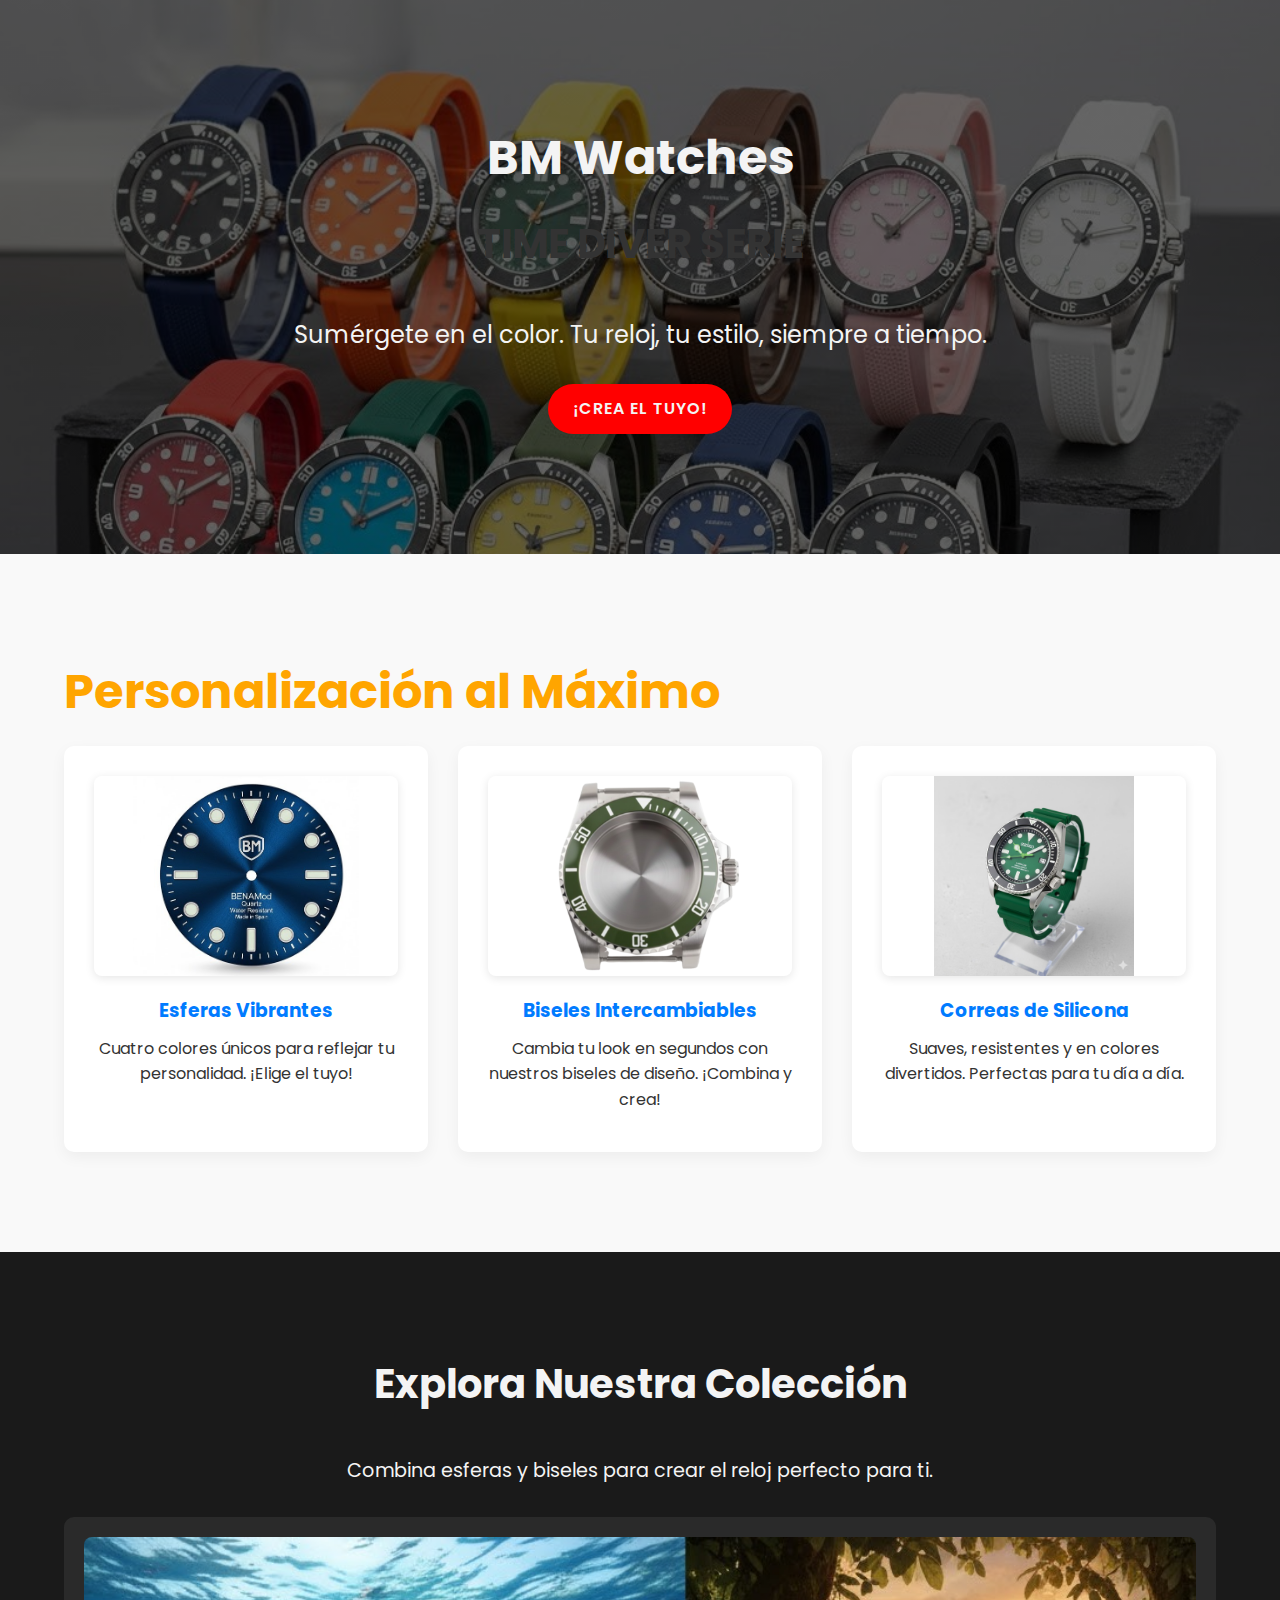
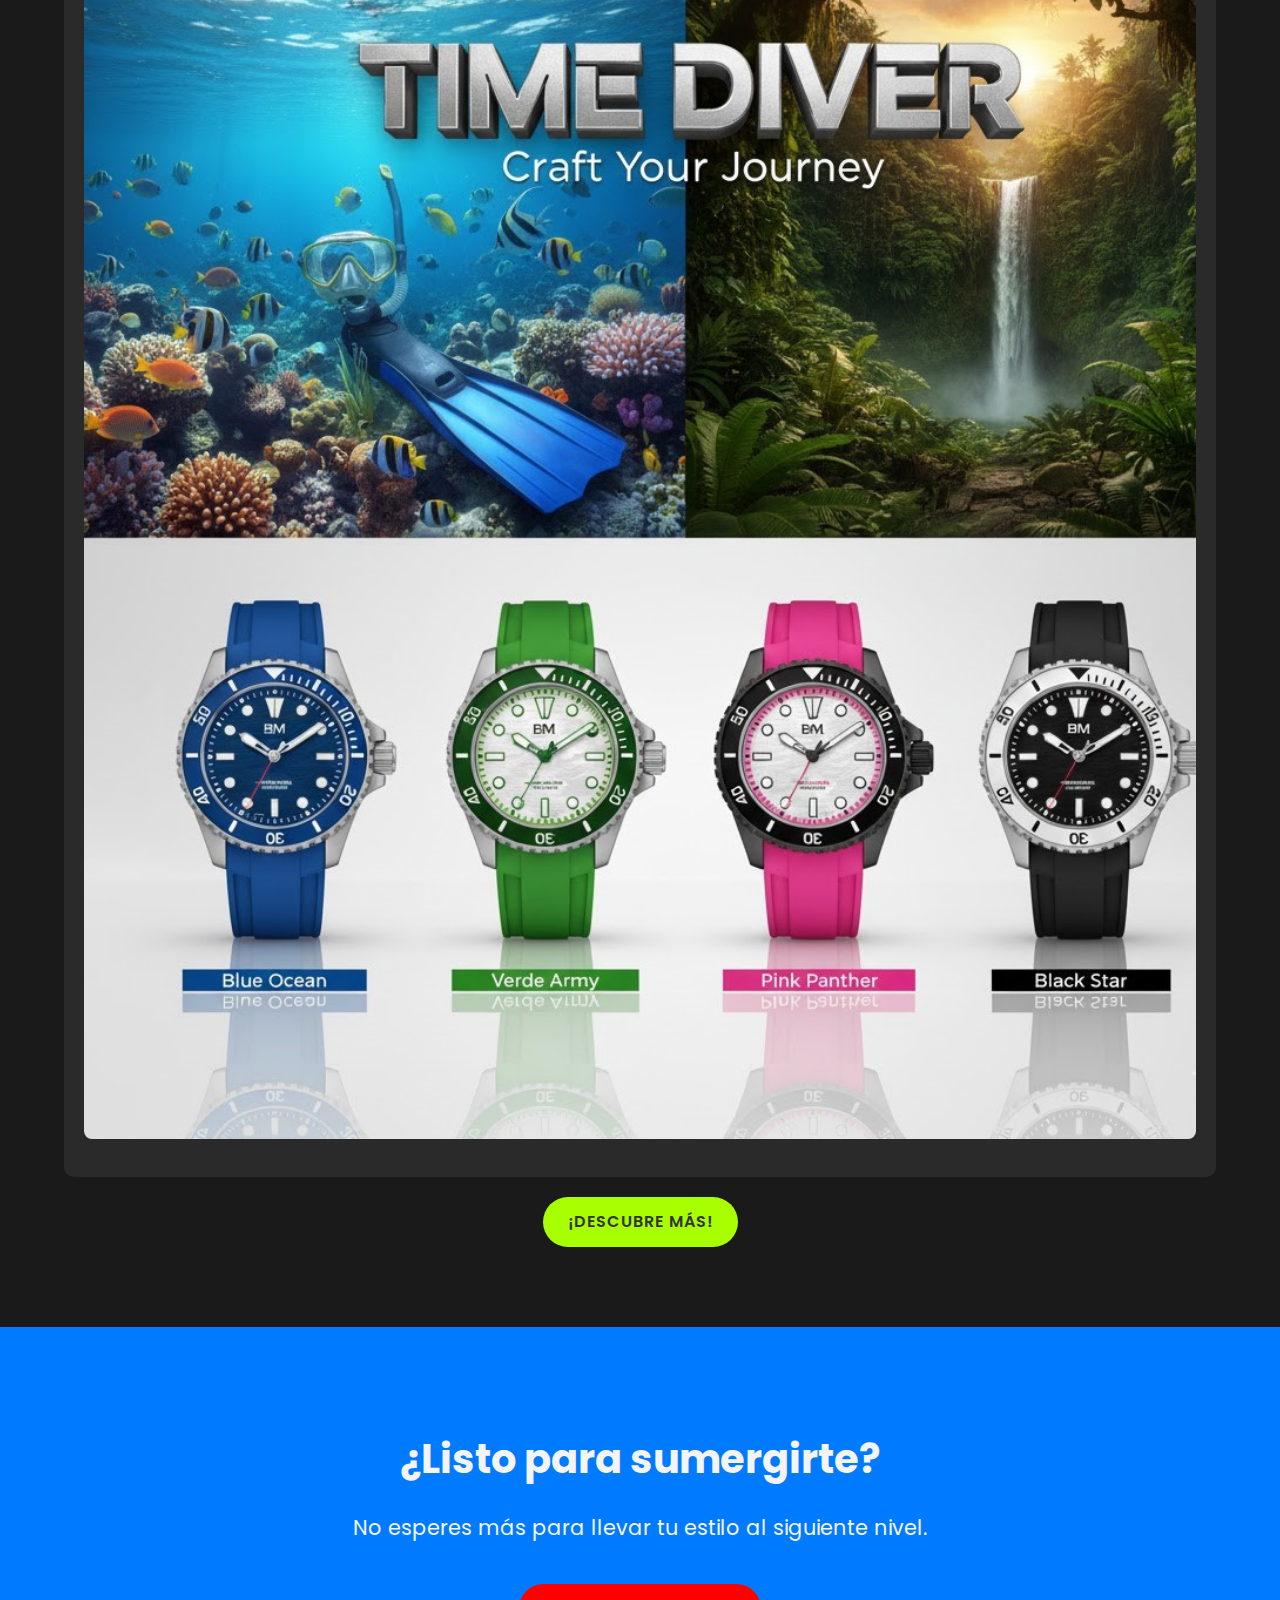
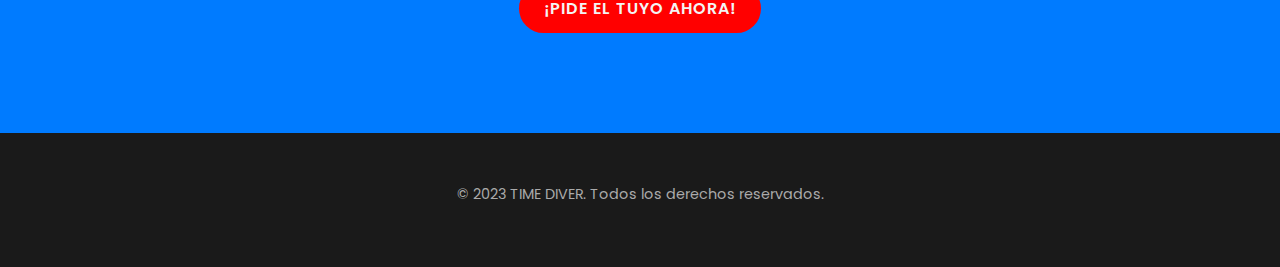
<file: index.html>
<!DOCTYPE html>
<html lang="es">
<head>
    <meta charset="UTF-8">
    <meta name="viewport" content="width=device-width, initial-scale=1.0">
    <title>TIME DIVER - Tu Reloj, Tu Estilo</title>
    <link rel="stylesheet" href="style.css">
    <link href="https://fonts.googleapis.com/css2?family=Poppins:wght@400;600;700&display=swap" rel="stylesheet">
</head>
<body>
    <header class="hero">
        <div class="container">
            <h1>BM Watches</h1>
            <h2>TIME DIVER SERIE</h2>
            <p>Sumérgete en el color. Tu reloj, tu estilo, siempre a tiempo.</p>
            <a href="crear.html" class="btn">¡Crea el Tuyo!</a>
        </div>
    </header>

    <section id="features" class="features">
        <div class="container">
            <h1 style="color: orange;">Personalización al Máximo</h1>
            <div class="feature-grid">
                
                <div class="feature-item" id="esferas-item">
                    <div class="image-slider" id="esferas-slider">
                        </div>
                    <h3>Esferas Vibrantes</h3>
                    <p>Cuatro colores únicos para reflejar tu personalidad. ¡Elige el tuyo!</p>
                </div>
                
                <div class="feature-item" id="biseles-item">
                    <div class="image-slider" id="biseles-slider">
                        </div>
                    <h3>Biseles Intercambiables</h3>
                    <p>Cambia tu look en segundos con nuestros biseles de diseño. ¡Combina y crea!</p>
                </div>
                
                <div class="feature-item" id="correas-item">
                    <div class="image-slider" id="correas-slider">
                        </div>
                    <h3>Correas de Silicona</h3>
                    <p>Suaves, resistentes y en colores divertidos. Perfectas para tu día a día.</p>
                </div>
                
            </div>
        </div>
    </section>
    
    <script src="slider.js"></script>

    <section id="explore" class="explore">
        <div class="container">
            <h2>Explora Nuestra Colección</h2>
            <p class="subtitle">Combina esferas y biseles para crear el reloj perfecto para ti.</p>
            <div class="color-card blue">
                <img src="images/collection.jpg" alt="diver collection" class="collection-watch">
                
            </div>

                           
            </div>
            <a href="descubrir.html" class="btn secondary-btn">¡Descubre Más!</a>
        </div>
    </section>

    <section id="cta" class="cta">
        <div class="container">
            <h2>¿Listo para sumergirte?</h2>
            <p>No esperes más para llevar tu estilo al siguiente nivel.</p>
            <a href="#" class="btn">¡Pide el Tuyo Ahora!</a>
        </div>
    </section>

    <footer>
        <div class="container">
            <p>&copy; 2023 TIME DIVER. Todos los derechos reservados.</p>
        </div>
    </footer>
</body>
</html>
</file>
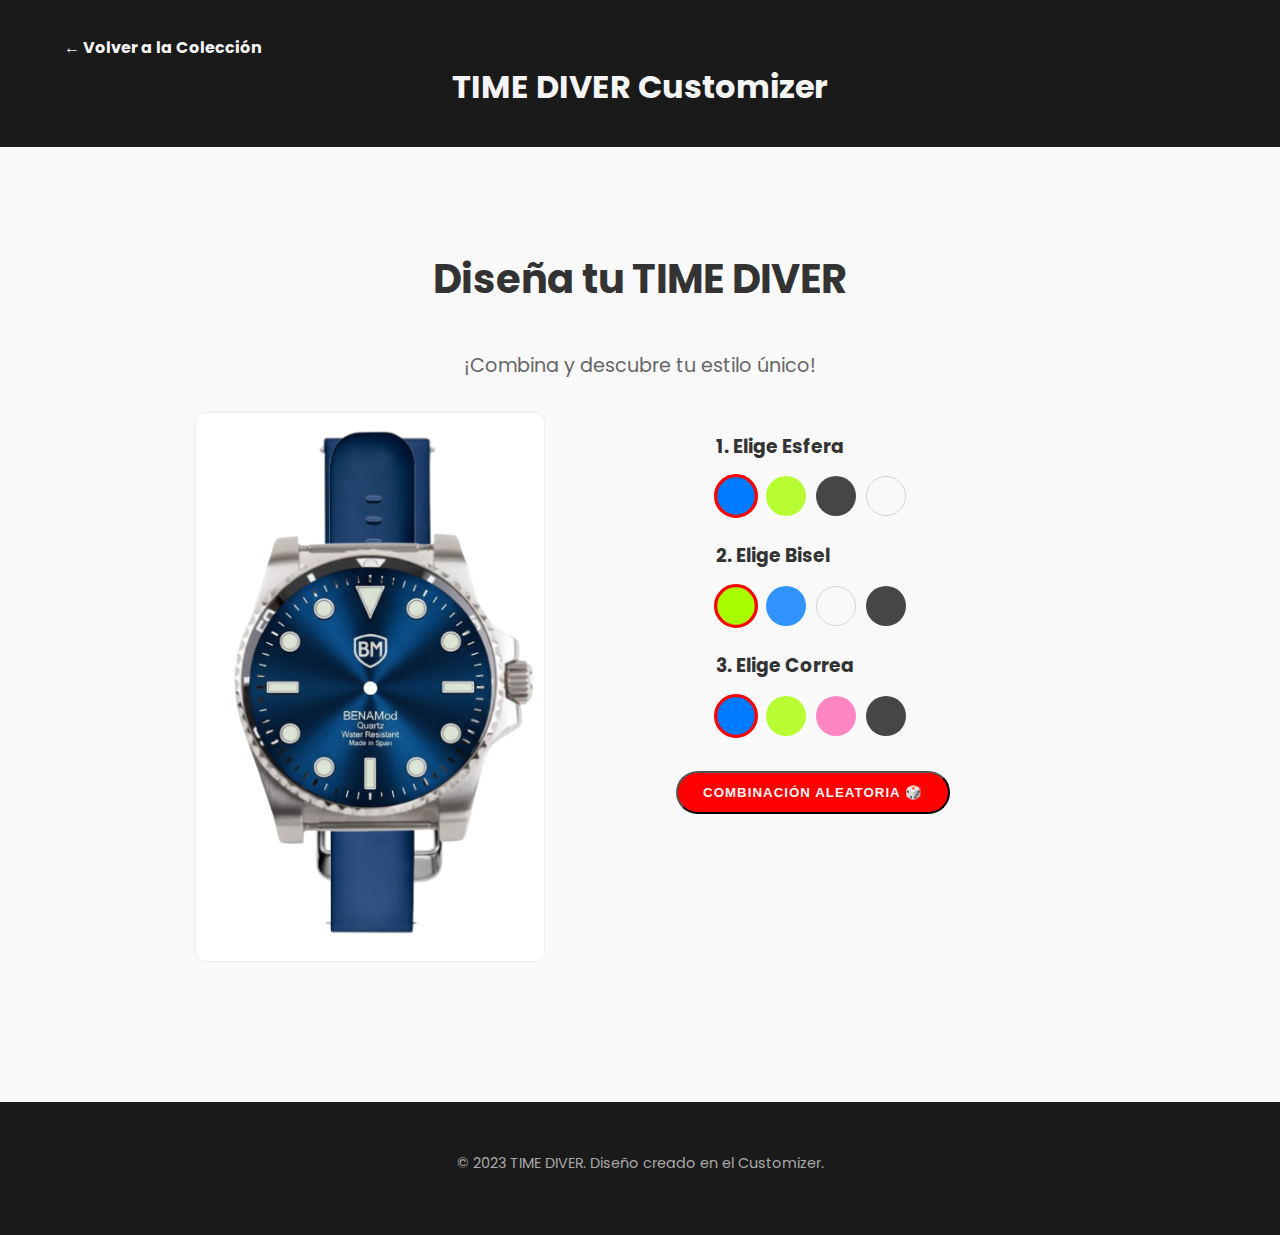
<file: crear.html>
<!DOCTYPE html>
<html lang="es">
<head>
    <meta charset="UTF-8">
    <meta name="viewport" content="width=device-width, initial-scale=1.0">
    <title>TIME DIVER - Diseña tu Reloj</title>
    <link rel="stylesheet" href="style.css"> 
    <link href="https://fonts.googleapis.com/css2?family=Poppins:wght@400;600;700&display=swap" rel="stylesheet">
</head>
<body>
    
    <header style="background-color: var(--bg-dark); padding: 15px 0;">
        <div class="container">
            <a href="index.html" style="color: var(--text-light); text-decoration: none; font-weight: 700;">&larr; Volver a la Colección</a>
            <h1 style="color: var(--text-light); font-size: 2em; margin: 0; text-align: center;">TIME DIVER Customizer</h1>
        </div>
    </header>

    <section id="customizer" class="customizer">
        <div class="container">
            <h2>Diseña tu TIME DIVER</h2>
            <p class="subtitle">¡Combina y descubre tu estilo único!</p>

            <div class="customizer-layout">
                
                <div class="watch-viewer">
                    
                    <img id="strap-display-2" src="images/correa2azul.png" alt="Correa Inferior" class="watch-component strap-bottom">
                    
                    <img id="strap-display-1" src="images/correa1azul.png" alt="Correa Superior" class="watch-component strap-top">
                    
                    <img id="bezel-display" src="images/biselnegro.png" alt="Bisel" class="watch-component bezel">
                    
                    <img id="dial-display" src="images/dialazul.png" alt="Esfera" class="watch-component dial dial-azul">
                </div>

                <div class="watch-controls">
                    
                    <h3>1. Elige Esfera</h3>
                    <div class="selector-group" data-component="dial">
                        <button data-file="dialazul.png" class="selector-btn blue-bg active"></button>
                        <button data-file="dialverde.png" class="selector-btn green-bg"></button>
                        <button data-file="dialnegro.png" class="selector-btn black-bg"></button>
                        <button data-file="dialblanco.png" class="selector-btn white-bg"></button>
                    </div>
                    
                    <h3>2. Elige Bisel</h3>
                    <div class="selector-group" data-component="bezel">
                        <button data-file="biselverde.png" class="selector-btn green-bg active"></button>
                        <button data-file="biselazul.png" class="selector-btn blue-bg"></button>
                        <button data-file="biselblanco.png" class="selector-btn white-bg"></button>
                        <button data-file="biselnegro.png" class="selector-btn black-bg"></button>
                    </div>

                    <h3>3. Elige Correa</h3>
                    <div class="selector-group" data-component="strap">
                        <button data-file="azul" class="selector-btn blue-bg active"></button>
                        <button data-file="verde" class="selector-btn green-bg"></button>
                        <button data-file="rosa" class="selector-btn pink-bg"></button>
                        <button data-file="negro" class="selector-btn black-bg"></button>
                    </div>
                    <div> 
                        <button id="random-btn" class="btn mt-3" style="margin-top: 10px; margin-left: -40px;"> 
                            Combinación Aleatoria 🎲
                        </button>
                    </div>
                    
                   
                </div>
            </div>
        </div>
    </section>

    <footer>
        <div class="container">
            <p>&copy; 2023 TIME DIVER. Diseño creado en el Customizer.</p>
        </div>
    </footer>
    
    <script src="customizer.js"></script>
</body>
</html>
</file>
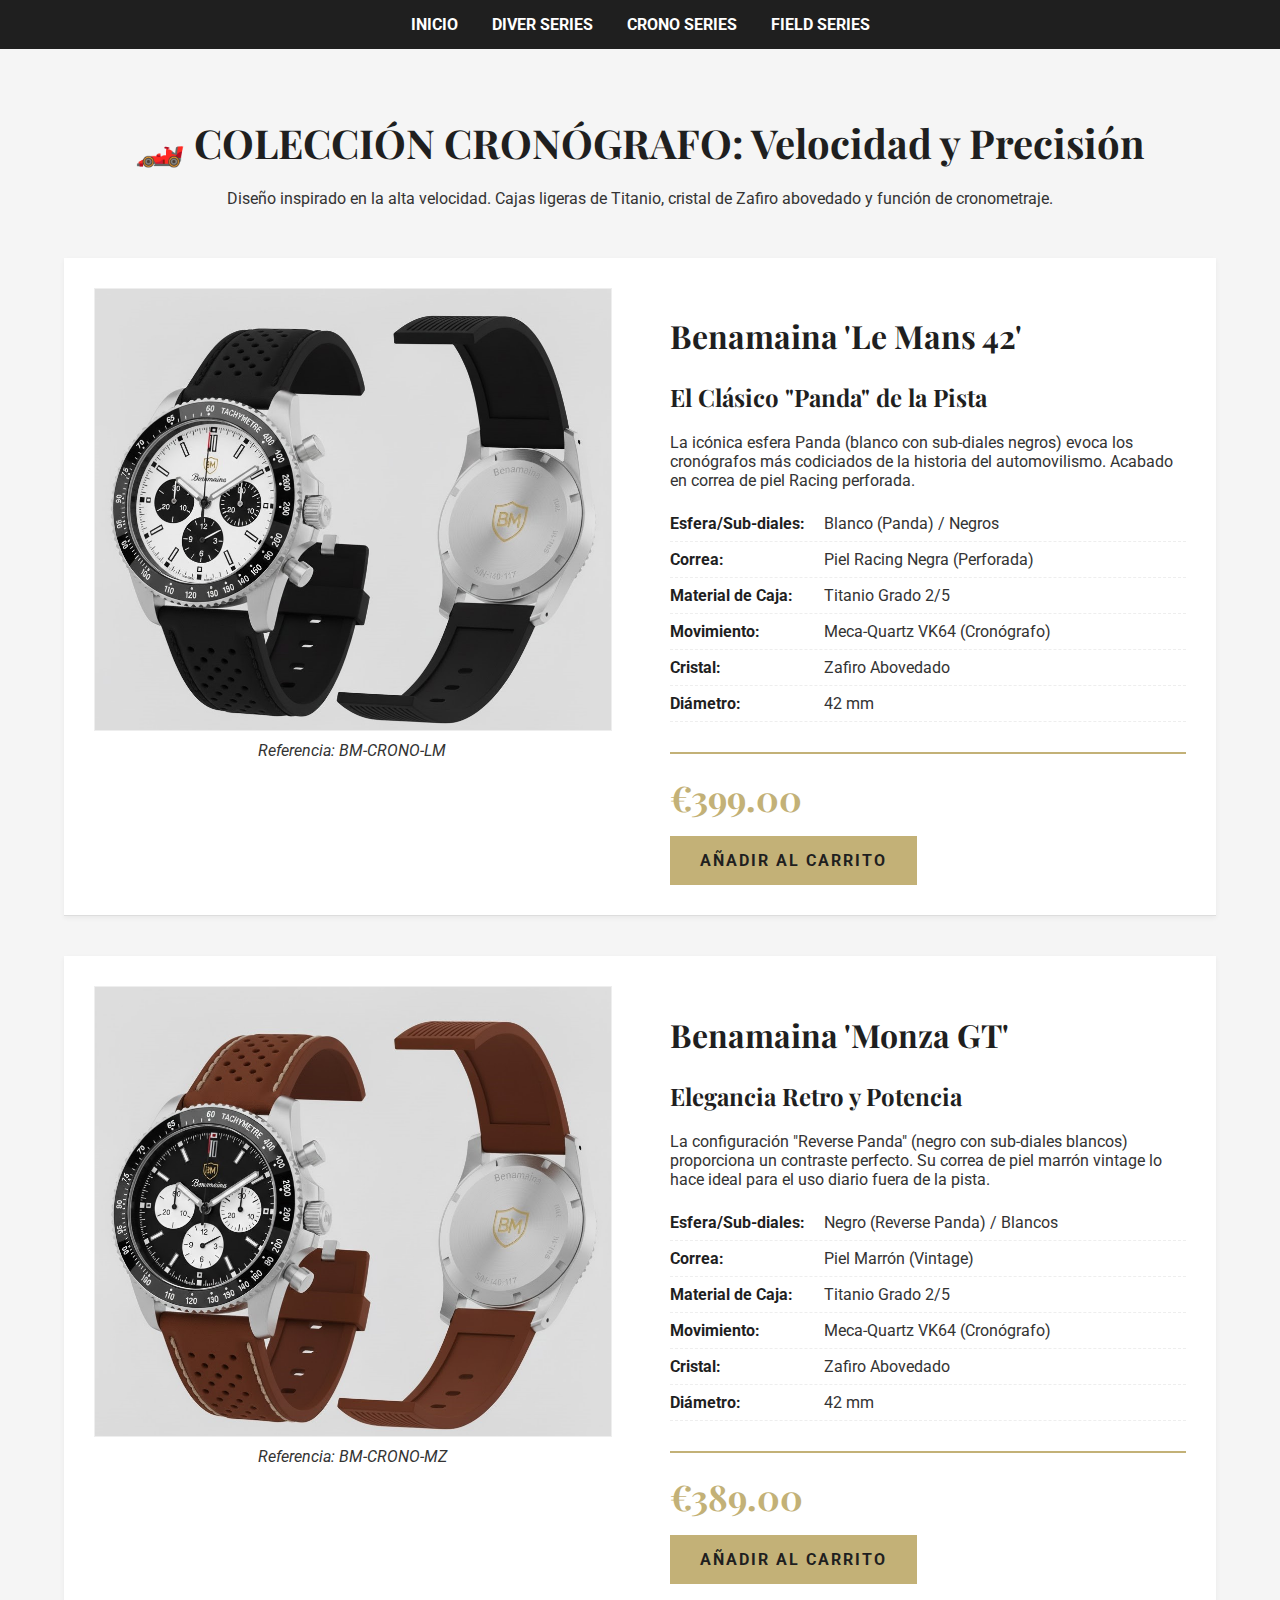
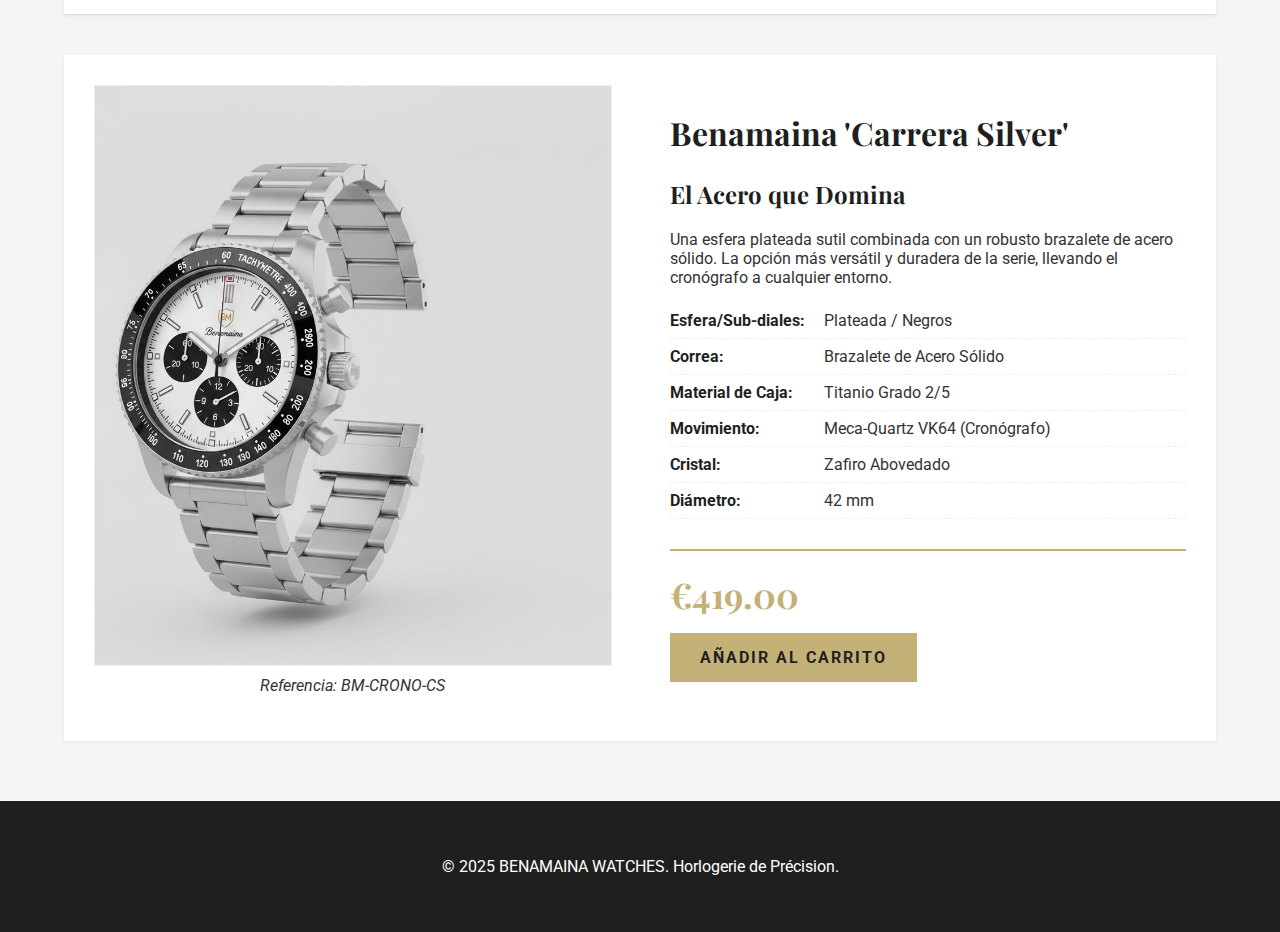
<file: crono.html>
<!DOCTYPE html>
<html lang="es">
<head>
    <meta charset="UTF-8">
    <meta name="viewport" content="width=device-width, initial-scale=1.0">
    <title>Benamaina Crono Series - Colección Completa</title>
    <link href="https://fonts.googleapis.com/css2?family=Playfair+Display:wght@700&family=Roboto:wght@300;400;700&display=swap" rel="stylesheet">
    <style>
        /* ------------------------------------- */
        /* CSS BÁSICO Y TIPOGRAFÍA (Reutilizado de diver.html) */
        /* ------------------------------------- */
        :root {
            --color-principal: #1f1f1f; 
            --color-secundario: #C3B177; 
            --color-fondo: #f5f5f5;
            --color-texto: #333333;
        }

        body {
            font-family: 'Roboto', sans-serif;
            color: var(--color-texto);
            margin: 0;
            padding: 0;
            background-color: var(--color-fondo);
        }

        .container {
            width: 90%;
            max-width: 1200px;
            margin: 0 auto;
        }

        h1, h2, h3 {
            font-family: 'Playfair Display', serif;
            color: var(--color-principal);
            margin-bottom: 20px;
        }

        h1 { font-size: 2.5em; text-align: center; padding-top: 40px;}
        h2 { font-size: 2em; }
        h3 { font-size: 1.5em; }

        /* ------------------------------------- */
        /* ENCABEZADO Y NAVEGACIÓN */
        /* ------------------------------------- */
        .header-nav {
            background-color: var(--color-principal);
            color: white;
            padding: 15px 0;
            text-align: center;
        }
        .header-nav a {
            color: white;
            text-decoration: none;
            margin: 0 15px;
            font-weight: bold;
        }
        .header-nav a:hover {
            color: var(--color-secundario);
        }

        /* ------------------------------------- */
        /* LAYOUT DE PRODUCTO (MODEL-CARD) */
        /* ------------------------------------- */
        .model-card {
            display: flex;
            align-items: flex-start;
            gap: 40px;
            padding: 60px 0;
            margin-bottom: 40px;
            border-bottom: 1px solid #ddd;
            background-color: white;
            box-shadow: 0 2px 5px rgba(0,0,0,0.05);
            padding: 30px;
        }

        .model-card:last-child {
            border-bottom: none;
            margin-bottom: 0;
        }

        /* Diseño de imagen a la izquierda (50%) */
        .model-image {
            flex-basis: 50%;
            text-align: center;
        }

        .model-image img {
            max-width: 100%;
            height: auto;
            display: block;
            border: 1px solid #eee;
        }

        /* Diseño de detalles a la derecha (50%) */
        .model-details {
            flex-basis: 50%;
            padding-left: 20px;
        }

        .specs-list {
            list-style: none;
            padding: 0;
        }

        .specs-list li {
            padding: 8px 0;
            border-bottom: 1px dashed #eee;
        }

        .specs-list strong {
            color: var(--color-principal);
            display: inline-block;
            width: 150px;
        }

        /* Precio y botón de compra */
        .price-buy-section {
            margin-top: 30px;
            border-top: 2px solid var(--color-secundario);
            padding-top: 20px;
        }

        .price {
            font-family: 'Playfair Display', serif;
            font-size: 2.2em;
            color: var(--color-secundario);
            font-weight: 700;
            margin-bottom: 15px;
        }

        .cta-button {
            display: inline-block;
            background-color: var(--color-secundario);
            color: var(--color-principal);
            padding: 15px 30px;
            text-decoration: none;
            font-weight: bold;
            letter-spacing: 2px;
            transition: background-color 0.3s;
            text-transform: uppercase;
        }

        .cta-button:hover {
            background-color: #D6C298;
        }
        
        /* Adaptabilidad */
        @media (max-width: 768px) {
            .model-card {
                flex-direction: column;
                align-items: center;
            }
            .model-details {
                padding-left: 0;
            }
            .specs-list strong {
                width: 120px;
            }
        }
    </style>
</head>
<body>

    <div class="header-nav">
        <div class="container">
            <a href="index.html">INICIO</a>
            <a href="diver.html">DIVER SERIES</a>
            <a href="#">CRONO SERIES</a>
            <a href="field.html">FIELD SERIES</a>
        </div>
    </div>

    <div class="container">
        <h1>🏎️ COLECCIÓN CRONÓGRAFO: Velocidad y Precisión</h1>
        <p style="text-align: center; margin-bottom: 50px;">Diseño inspirado en la alta velocidad. Cajas ligeras de Titanio, cristal de Zafiro abovedado y función de cronometraje.</p>

        <section class="model-card">
            <div class="model-image">
                <img src="images/Le_Mans_42.jpg" alt="Benamaina Le Mans 42 Chronograph Watch">
                <p style="margin-top: 10px; font-style: italic;">Referencia: BM-CRONO-LM</p>
            </div>
            <div class="model-details">
                <h2>Benamaina 'Le Mans 42'</h2>
                <h3>El Clásico "Panda" de la Pista</h3>
                <p>La icónica esfera Panda (blanco con sub-diales negros) evoca los cronógrafos más codiciados de la historia del automovilismo. Acabado en correa de piel Racing perforada.</p>
                
                <ul class="specs-list">
                    <li><strong>Esfera/Sub-diales:</strong> Blanco (Panda) / Negros</li>
                    <li><strong>Correa:</strong> Piel Racing Negra (Perforada)</li>
                    <li><strong>Material de Caja:</strong> Titanio Grado 2/5</li>
                    <li><strong>Movimiento:</strong> Meca-Quartz VK64 (Cronógrafo)</li>
                    <li><strong>Cristal:</strong> Zafiro Abovedado</li>
                    <li><strong>Diámetro:</strong> 42 mm</li>
                </ul>

                <div class="price-buy-section">
                    <div class="price">€399.00</div>
                    <a href="#" class="cta-button">AÑADIR AL CARRITO</a>
                </div>
            </div>
        </section>

        <section class="model-card">
            <div class="model-image">
                <img src="images/Monza_GT.jpg" alt="Benamaina Monza GT Chronograph Watch">
                <p style="margin-top: 10px; font-style: italic;">Referencia: BM-CRONO-MZ</p>
            </div>
            <div class="model-details">
                <h2>Benamaina 'Monza GT'</h2>
                <h3>Elegancia Retro y Potencia</h3>
                <p>La configuración "Reverse Panda" (negro con sub-diales blancos) proporciona un contraste perfecto. Su correa de piel marrón vintage lo hace ideal para el uso diario fuera de la pista.</p>
                
                <ul class="specs-list">
                    <li><strong>Esfera/Sub-diales:</strong> Negro (Reverse Panda) / Blancos</li>
                    <li><strong>Correa:</strong> Piel Marrón (Vintage)</li>
                    <li><strong>Material de Caja:</strong> Titanio Grado 2/5</li>
                    <li><strong>Movimiento:</strong> Meca-Quartz VK64 (Cronógrafo)</li>
                    <li><strong>Cristal:</strong> Zafiro Abovedado</li>
                    <li><strong>Diámetro:</strong> 42 mm</li>
                </ul>

                <div class="price-buy-section">
                    <div class="price">€389.00</div>
                    <a href="#" class="cta-button">AÑADIR AL CARRITO</a>
                </div>
            </div>
        </section>

        <section class="model-card">
            <div class="model-image">
                <img src="images/Carrera_Silver.jpg" alt="Benamaina Carrera Silver Chronograph Watch">
                <p style="margin-top: 10px; font-style: italic;">Referencia: BM-CRONO-CS</p>
            </div>
            <div class="model-details">
                <h2>Benamaina 'Carrera Silver'</h2>
                <h3>El Acero que Domina</h3>
                <p>Una esfera plateada sutil combinada con un robusto brazalete de acero sólido. La opción más versátil y duradera de la serie, llevando el cronógrafo a cualquier entorno.</p>
                
                <ul class="specs-list">
                    <li><strong>Esfera/Sub-diales:</strong> Plateada / Negros</li>
                    <li><strong>Correa:</strong> Brazalete de Acero Sólido</li>
                    <li><strong>Material de Caja:</strong> Titanio Grado 2/5</li>
                    <li><strong>Movimiento:</strong> Meca-Quartz VK64 (Cronógrafo)</li>
                    <li><strong>Cristal:</strong> Zafiro Abovedado</li>
                    <li><strong>Diámetro:</strong> 42 mm</li>
                </ul>

                <div class="price-buy-section">
                    <div class="price">€419.00</div>
                    <a href="#" class="cta-button">AÑADIR AL CARRITO</a>
                </div>
            </div>
        </section>

    </div>

    <footer style="background-color: var(--color-principal); color: white; padding: 40px 0; text-align: center; margin-top: 60px;">
        <div class="container">
            <p>&copy; 2025 BENAMAINA WATCHES. Horlogerie de Précision.</p>
        </div>
    </footer>

</body>
</html>
</file>
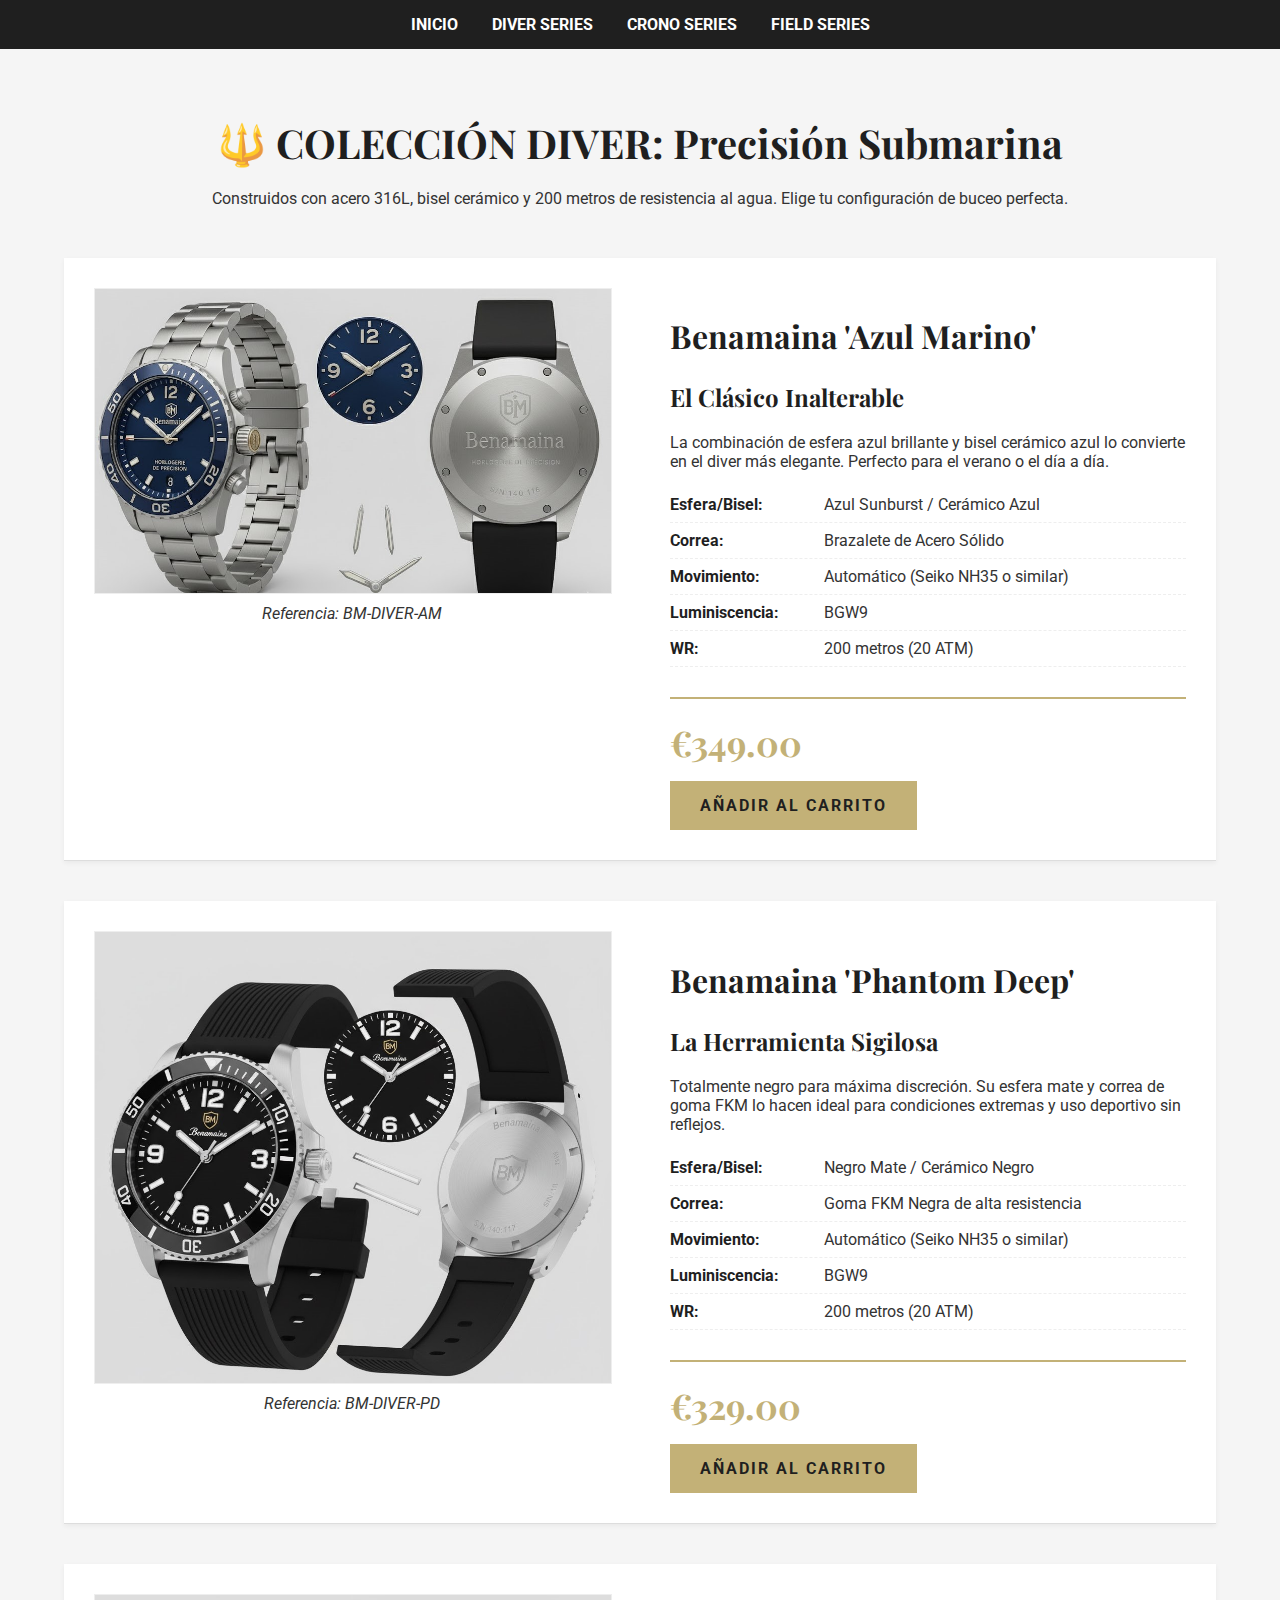
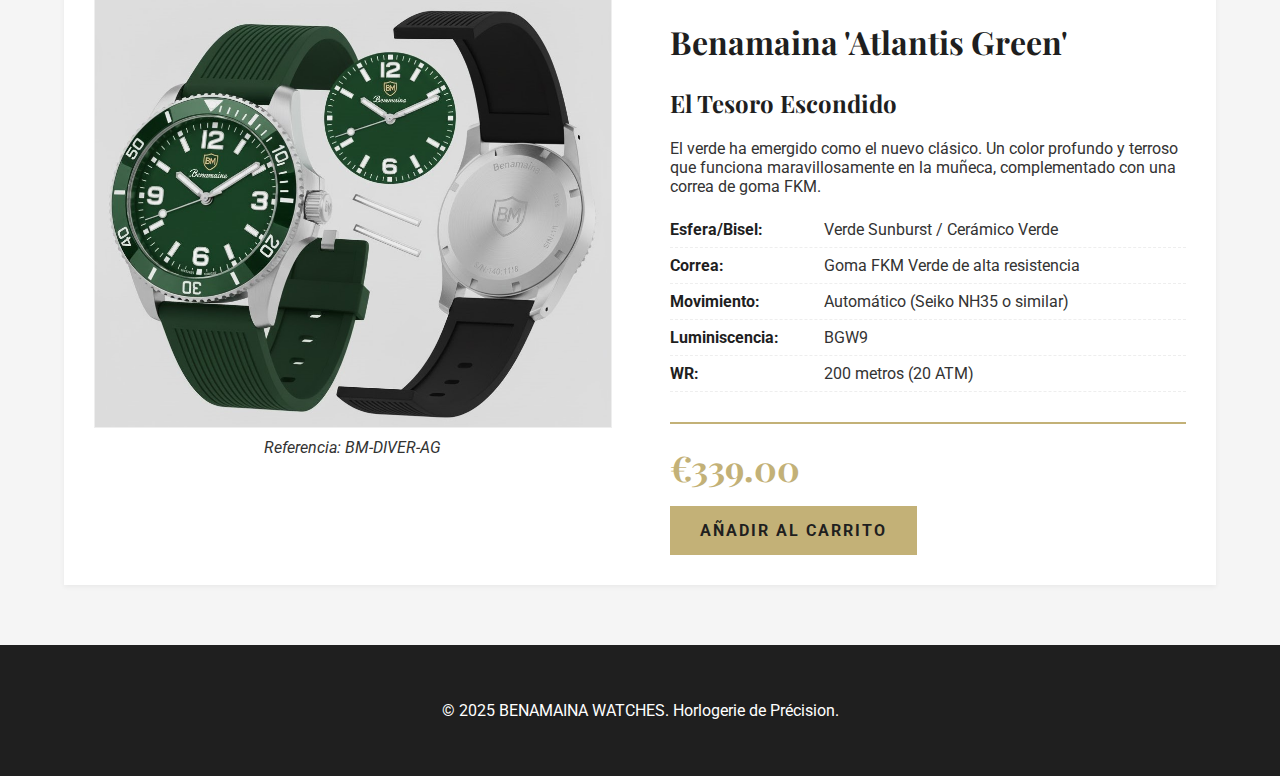
<file: diver.html>
<!DOCTYPE html>
<html lang="es">
<head>
    <meta charset="UTF-8">
    <meta name="viewport" content="width=device-width, initial-scale=1.0">
    <title>Benamaina Diver Series - Colección Completa</title>
    <link href="https://fonts.googleapis.com/css2?family=Playfair+Display:wght@700&family=Roboto:wght@300;400;700&display=swap" rel="stylesheet">
    <style>
        /* ------------------------------------- */
        /* CSS BÁSICO Y TIPOGRAFÍA (Reutilizado de index.html) */
        /* ------------------------------------- */
        :root {
            --color-principal: #1f1f1f; 
            --color-secundario: #C3B177; 
            --color-fondo: #f5f5f5;
            --color-texto: #333333;
        }

        body {
            font-family: 'Roboto', sans-serif;
            color: var(--color-texto);
            margin: 0;
            padding: 0;
            background-color: var(--color-fondo);
        }

        .container {
            width: 90%;
            max-width: 1200px;
            margin: 0 auto;
        }

        h1, h2, h3 {
            font-family: 'Playfair Display', serif;
            color: var(--color-principal);
            margin-bottom: 20px;
        }

        h1 { font-size: 2.5em; text-align: center; padding-top: 40px;}
        h2 { font-size: 2em; }
        h3 { font-size: 1.5em; }

        /* ------------------------------------- */
        /* ENCABEZADO Y NAVEGACIÓN */
        /* ------------------------------------- */
        .header-nav {
            background-color: var(--color-principal);
            color: white;
            padding: 15px 0;
            text-align: center;
        }
        .header-nav a {
            color: white;
            text-decoration: none;
            margin: 0 15px;
            font-weight: bold;
        }
        .header-nav a:hover {
            color: var(--color-secundario);
        }

        /* ------------------------------------- */
        /* LAYOUT DE PRODUCTO (MODEL-CARD) */
        /* ------------------------------------- */
        .model-card {
            display: flex;
            align-items: flex-start; /* Alinea los ítems arriba */
            gap: 40px;
            padding: 60px 0;
            margin-bottom: 40px;
            border-bottom: 1px solid #ddd;
            background-color: white;
            box-shadow: 0 2px 5px rgba(0,0,0,0.05);
            padding: 30px;
        }

        .model-card:last-child {
            border-bottom: none;
            margin-bottom: 0;
        }

        /* Diseño de imagen a la izquierda (50%) */
        .model-image {
            flex-basis: 50%;
            text-align: center;
        }

        .model-image img {
            max-width: 100%;
            height: auto;
            display: block;
            border: 1px solid #eee;
        }

        /* Diseño de detalles a la derecha (50%) */
        .model-details {
            flex-basis: 50%;
            padding-left: 20px;
        }

        .specs-list {
            list-style: none;
            padding: 0;
        }

        .specs-list li {
            padding: 8px 0;
            border-bottom: 1px dashed #eee;
        }

        .specs-list strong {
            color: var(--color-principal);
            display: inline-block;
            width: 150px;
        }

        /* Precio y botón de compra */
        .price-buy-section {
            margin-top: 30px;
            border-top: 2px solid var(--color-secundario);
            padding-top: 20px;
        }

        .price {
            font-family: 'Playfair Display', serif;
            font-size: 2.2em;
            color: var(--color-secundario);
            font-weight: 700;
            margin-bottom: 15px;
        }

        .cta-button {
            display: inline-block;
            background-color: var(--color-secundario);
            color: var(--color-principal);
            padding: 15px 30px;
            text-decoration: none;
            font-weight: bold;
            letter-spacing: 2px;
            transition: background-color 0.3s;
            text-transform: uppercase;
        }

        .cta-button:hover {
            background-color: #D6C298;
        }
        
        /* Adaptabilidad */
        @media (max-width: 768px) {
            .model-card {
                flex-direction: column;
                align-items: center;
            }
            .model-details {
                padding-left: 0;
            }
            .specs-list strong {
                width: 120px;
            }
        }
    </style>
</head>
<body>

    <div class="header-nav">
        <div class="container">
            <a href="index.html">INICIO</a>
            <a href="#">DIVER SERIES</a>
            <a href="crono.html">CRONO SERIES</a>
            <a href="field.html">FIELD SERIES</a>
        </div>
    </div>

    <div class="container">
        <h1>🔱 COLECCIÓN DIVER: Precisión Submarina</h1>
        <p style="text-align: center; margin-bottom: 50px;">Construidos con acero 316L, bisel cerámico y 200 metros de resistencia al agua. Elige tu configuración de buceo perfecta.</p>

        <section class="model-card">
            <div class="model-image">
                <img src="images/Azul_Marino.jpg" alt="Benamaina Azul Marino Diver Watch">
                <p style="margin-top: 10px; font-style: italic;">Referencia: BM-DIVER-AM</p>
            </div>
            <div class="model-details">
                <h2>Benamaina 'Azul Marino'</h2>
                <h3>El Clásico Inalterable</h3>
                <p>La combinación de esfera azul brillante y bisel cerámico azul lo convierte en el diver más elegante. Perfecto para el verano o el día a día.</p>
                
                <ul class="specs-list">
                    <li><strong>Esfera/Bisel:</strong> Azul Sunburst / Cerámico Azul</li>
                    <li><strong>Correa:</strong> Brazalete de Acero Sólido</li>
                    <li><strong>Movimiento:</strong> Automático (Seiko NH35 o similar)</li>
                    <li><strong>Luminiscencia:</strong> BGW9</li>
                    <li><strong>WR:</strong> 200 metros (20 ATM)</li>
                </ul>

                <div class="price-buy-section">
                    <div class="price">€349.00</div>
                    <a href="#" class="cta-button">AÑADIR AL CARRITO</a>
                </div>
            </div>
        </section>

        <section class="model-card">
            <div class="model-image">
                <img src="images/Phantom_Deep.jpg" alt="Benamaina Phantom Deep Diver Watch">
                <p style="margin-top: 10px; font-style: italic;">Referencia: BM-DIVER-PD</p>
            </div>
            <div class="model-details">
                <h2>Benamaina 'Phantom Deep'</h2>
                <h3>La Herramienta Sigilosa</h3>
                <p>Totalmente negro para máxima discreción. Su esfera mate y correa de goma FKM lo hacen ideal para condiciones extremas y uso deportivo sin reflejos.</p>
                
                <ul class="specs-list">
                    <li><strong>Esfera/Bisel:</strong> Negro Mate / Cerámico Negro</li>
                    <li><strong>Correa:</strong> Goma FKM Negra de alta resistencia</li>
                    <li><strong>Movimiento:</strong> Automático (Seiko NH35 o similar)</li>
                    <li><strong>Luminiscencia:</strong> BGW9</li>
                    <li><strong>WR:</strong> 200 metros (20 ATM)</li>
                </ul>

                <div class="price-buy-section">
                    <div class="price">€329.00</div>
                    <a href="#" class="cta-button">AÑADIR AL CARRITO</a>
                </div>
            </div>
        </section>

        <section class="model-card">
            <div class="model-image">
                <img src="images/Atlantis_Green.jpg" alt="Benamaina Atlantis Green Diver Watch">
                <p style="margin-top: 10px; font-style: italic;">Referencia: BM-DIVER-AG</p>
            </div>
            <div class="model-details">
                <h2>Benamaina 'Atlantis Green'</h2>
                <h3>El Tesoro Escondido</h3>
                <p>El verde ha emergido como el nuevo clásico. Un color profundo y terroso que funciona maravillosamente en la muñeca, complementado con una correa de goma FKM.</p>
                
                <ul class="specs-list">
                    <li><strong>Esfera/Bisel:</strong> Verde Sunburst / Cerámico Verde</li>
                    <li><strong>Correa:</strong> Goma FKM Verde de alta resistencia</li>
                    <li><strong>Movimiento:</strong> Automático (Seiko NH35 o similar)</li>
                    <li><strong>Luminiscencia:</strong> BGW9</li>
                    <li><strong>WR:</strong> 200 metros (20 ATM)</li>
                </ul>

                <div class="price-buy-section">
                    <div class="price">€339.00</div>
                    <a href="#" class="cta-button">AÑADIR AL CARRITO</a>
                </div>
            </div>
        </section>

    </div>

    <footer style="background-color: var(--color-principal); color: white; padding: 40px 0; text-align: center; margin-top: 60px;">
        <div class="container">
            <p>&copy; 2025 BENAMAINA WATCHES. Horlogerie de Précision.</p>
        </div>
    </footer>

</body>
</html>
</file>
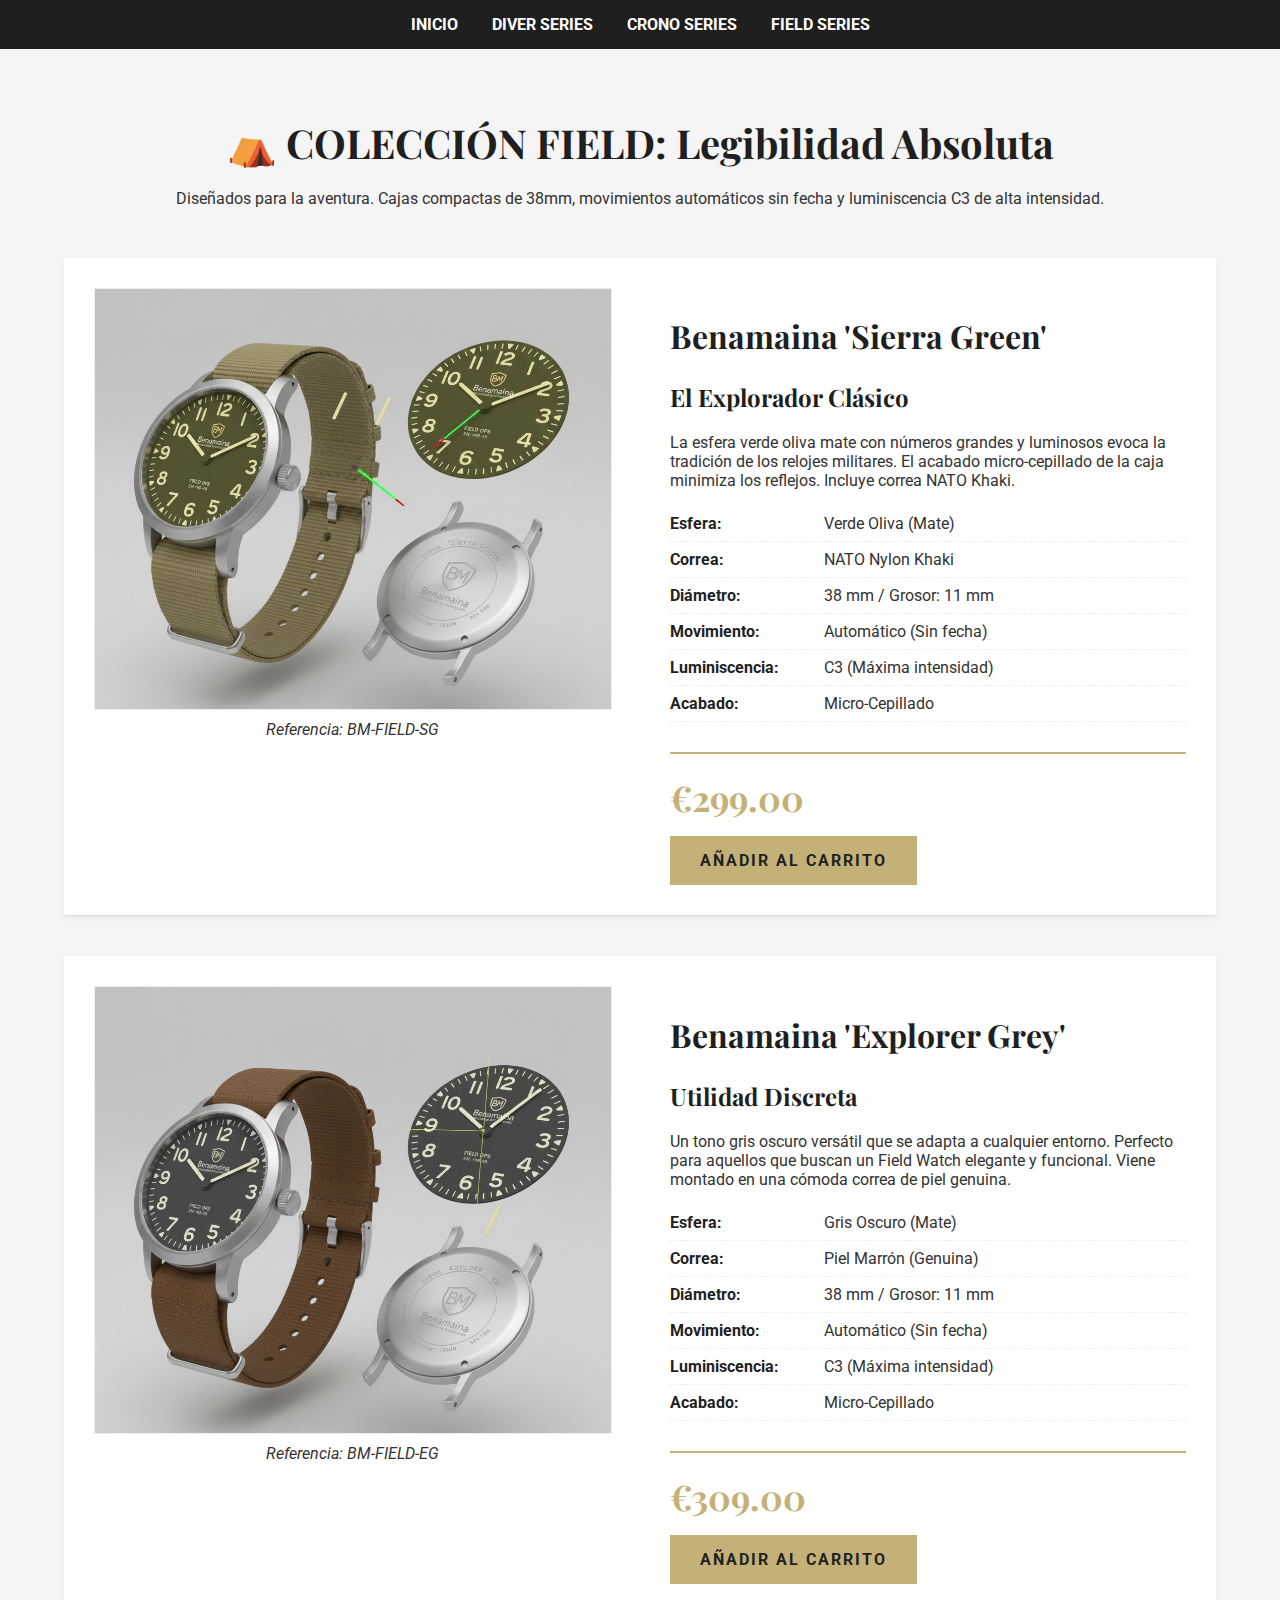
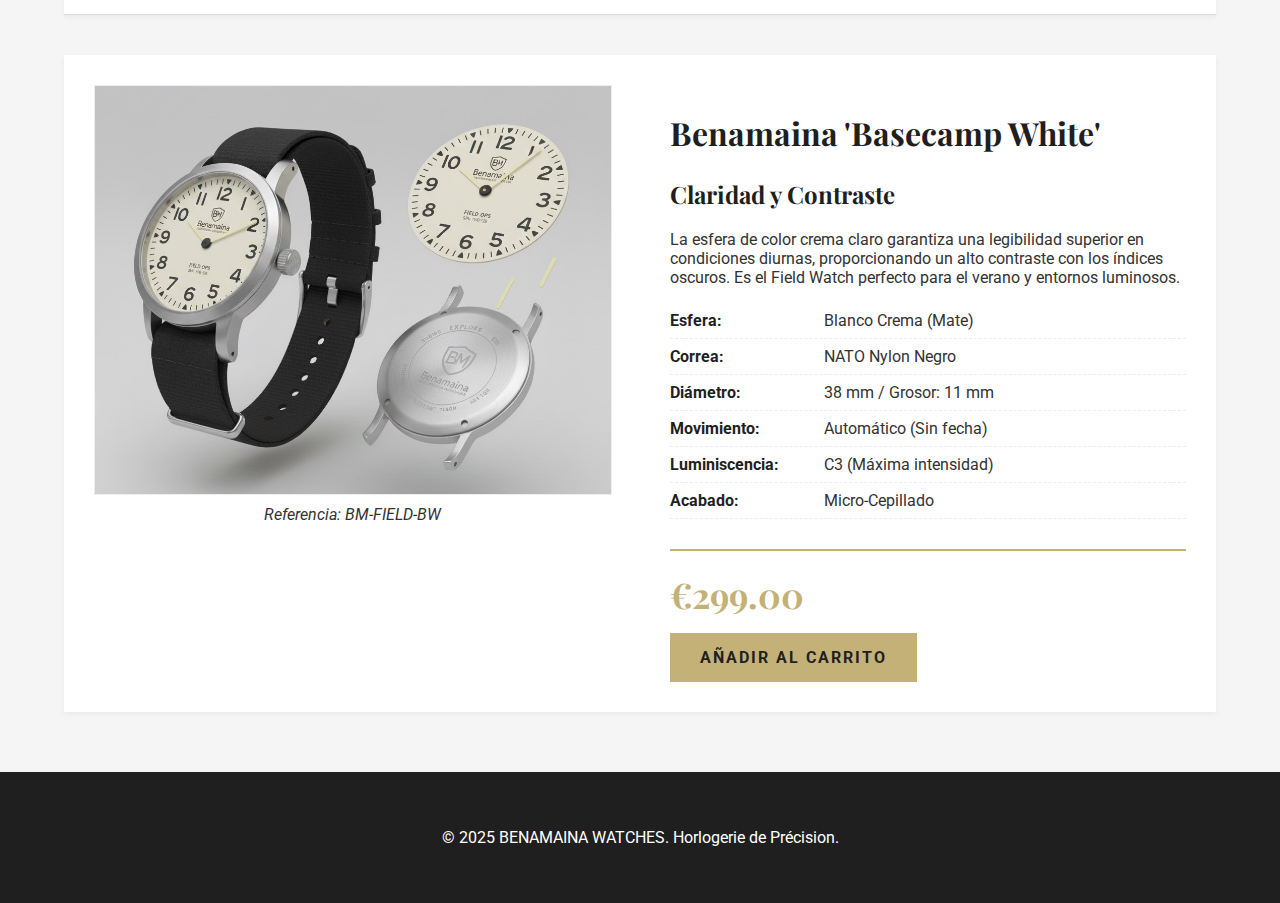
<file: field.html>
<!DOCTYPE html>
<html lang="es">
<head>
    <meta charset="UTF-8">
    <meta name="viewport" content="width=device-width, initial-scale=1.0">
    <title>Benamaina Field Series - Colección Completa</title>
    <link href="https://fonts.googleapis.com/css2?family=Playfair+Display:wght@700&family=Roboto:wght@300;400;700&display=swap" rel="stylesheet">
    <style>
        /* ------------------------------------- */
        /* CSS BÁSICO Y TIPOGRAFÍA (Reutilizado de diver.html) */
        /* ------------------------------------- */
        :root {
            --color-principal: #1f1f1f; 
            --color-secundario: #C3B177; 
            --color-fondo: #f5f5f5;
            --color-texto: #333333;
        }

        body {
            font-family: 'Roboto', sans-serif;
            color: var(--color-texto);
            margin: 0;
            padding: 0;
            background-color: var(--color-fondo);
        }

        .container {
            width: 90%;
            max-width: 1200px;
            margin: 0 auto;
        }

        h1, h2, h3 {
            font-family: 'Playfair Display', serif;
            color: var(--color-principal);
            margin-bottom: 20px;
        }

        h1 { font-size: 2.5em; text-align: center; padding-top: 40px;}
        h2 { font-size: 2em; }
        h3 { font-size: 1.5em; }

        /* ------------------------------------- */
        /* ENCABEZADO Y NAVEGACIÓN */
        /* ------------------------------------- */
        .header-nav {
            background-color: var(--color-principal);
            color: white;
            padding: 15px 0;
            text-align: center;
        }
        .header-nav a {
            color: white;
            text-decoration: none;
            margin: 0 15px;
            font-weight: bold;
        }
        .header-nav a:hover {
            color: var(--color-secundario);
        }

        /* ------------------------------------- */
        /* LAYOUT DE PRODUCTO (MODEL-CARD) */
        /* ------------------------------------- */
        .model-card {
            display: flex;
            align-items: flex-start;
            gap: 40px;
            padding: 60px 0;
            margin-bottom: 40px;
            border-bottom: 1px solid #ddd;
            background-color: white;
            box-shadow: 0 2px 5px rgba(0,0,0,0.05);
            padding: 30px;
        }

        .model-card:last-child {
            border-bottom: none;
            margin-bottom: 0;
        }

        /* Diseño de imagen a la izquierda (50%) */
        .model-image {
            flex-basis: 50%;
            text-align: center;
        }

        .model-image img {
            max-width: 100%;
            height: auto;
            display: block;
            border: 1px solid #eee;
        }

        /* Diseño de detalles a la derecha (50%) */
        .model-details {
            flex-basis: 50%;
            padding-left: 20px;
        }

        .specs-list {
            list-style: none;
            padding: 0;
        }

        .specs-list li {
            padding: 8px 0;
            border-bottom: 1px dashed #eee;
        }

        .specs-list strong {
            color: var(--color-principal);
            display: inline-block;
            width: 150px;
        }

        /* Precio y botón de compra */
        .price-buy-section {
            margin-top: 30px;
            border-top: 2px solid var(--color-secundario);
            padding-top: 20px;
        }

        .price {
            font-family: 'Playfair Display', serif;
            font-size: 2.2em;
            color: var(--color-secundario);
            font-weight: 700;
            margin-bottom: 15px;
        }

        .cta-button {
            display: inline-block;
            background-color: var(--color-secundario);
            color: var(--color-principal);
            padding: 15px 30px;
            text-decoration: none;
            font-weight: bold;
            letter-spacing: 2px;
            transition: background-color 0.3s;
            text-transform: uppercase;
        }

        .cta-button:hover {
            background-color: #D6C298;
        }
        
        /* Adaptabilidad */
        @media (max-width: 768px) {
            .model-card {
                flex-direction: column;
                align-items: center;
            }
            .model-details {
                padding-left: 0;
            }
            .specs-list strong {
                width: 120px;
            }
        }
    </style>
</head>
<body>

    <div class="header-nav">
        <div class="container">
            <a href="index.html">INICIO</a>
            <a href="diver.html">DIVER SERIES</a>
            <a href="crono.html">CRONO SERIES</a>
            <a href="#">FIELD SERIES</a>
        </div>
    </div>

    <div class="container">
        <h1>⛺ COLECCIÓN FIELD: Legibilidad Absoluta</h1>
        <p style="text-align: center; margin-bottom: 50px;">Diseñados para la aventura. Cajas compactas de 38mm, movimientos automáticos sin fecha y luminiscencia C3 de alta intensidad.</p>

        <section class="model-card">
            <div class="model-image">
                <img src="images/Sierra_Green.jpg" alt="Benamaina Sierra Green Field Watch">
                <p style="margin-top: 10px; font-style: italic;">Referencia: BM-FIELD-SG</p>
            </div>
            <div class="model-details">
                <h2>Benamaina 'Sierra Green'</h2>
                <h3>El Explorador Clásico</h3>
                <p>La esfera verde oliva mate con números grandes y luminosos evoca la tradición de los relojes militares. El acabado micro-cepillado de la caja minimiza los reflejos. Incluye correa NATO Khaki.</p>
                
                <ul class="specs-list">
                    <li><strong>Esfera:</strong> Verde Oliva (Mate)</li>
                    <li><strong>Correa:</strong> NATO Nylon Khaki</li>
                    <li><strong>Diámetro:</strong> 38 mm / Grosor: 11 mm</li>
                    <li><strong>Movimiento:</strong> Automático (Sin fecha)</li>
                    <li><strong>Luminiscencia:</strong> C3 (Máxima intensidad)</li>
                    <li><strong>Acabado:</strong> Micro-Cepillado</li>
                </ul>

                <div class="price-buy-section">
                    <div class="price">€299.00</div>
                    <a href="#" class="cta-button">AÑADIR AL CARRITO</a>
                </div>
            </div>
        </section>

        <section class="model-card">
            <div class="model-image">
                <img src="images/Explorer_Grey.jpg" alt="Benamaina Explorer Grey Field Watch">
                <p style="margin-top: 10px; font-style: italic;">Referencia: BM-FIELD-EG</p>
            </div>
            <div class="model-details">
                <h2>Benamaina 'Explorer Grey'</h2>
                <h3>Utilidad Discreta</h3>
                <p>Un tono gris oscuro versátil que se adapta a cualquier entorno. Perfecto para aquellos que buscan un Field Watch elegante y funcional. Viene montado en una cómoda correa de piel genuina.</p>
                
                <ul class="specs-list">
                    <li><strong>Esfera:</strong> Gris Oscuro (Mate)</li>
                    <li><strong>Correa:</strong> Piel Marrón (Genuina)</li>
                    <li><strong>Diámetro:</strong> 38 mm / Grosor: 11 mm</li>
                    <li><strong>Movimiento:</strong> Automático (Sin fecha)</li>
                    <li><strong>Luminiscencia:</strong> C3 (Máxima intensidad)</li>
                    <li><strong>Acabado:</strong> Micro-Cepillado</li>
                </ul>

                <div class="price-buy-section">
                    <div class="price">€309.00</div>
                    <a href="#" class="cta-button">AÑADIR AL CARRITO</a>
                </div>
            </div>
        </section>

        <section class="model-card">
            <div class="model-image">
                <img src="images/Basecamp_White.jpg" alt="Benamaina Basecamp White Field Watch">
                <p style="margin-top: 10px; font-style: italic;">Referencia: BM-FIELD-BW</p>
            </div>
            <div class="model-details">
                <h2>Benamaina 'Basecamp White'</h2>
                <h3>Claridad y Contraste</h3>
                <p>La esfera de color crema claro garantiza una legibilidad superior en condiciones diurnas, proporcionando un alto contraste con los índices oscuros. Es el Field Watch perfecto para el verano y entornos luminosos.</p>
                
                <ul class="specs-list">
                    <li><strong>Esfera:</strong> Blanco Crema (Mate)</li>
                    <li><strong>Correa:</strong> NATO Nylon Negro</li>
                    <li><strong>Diámetro:</strong> 38 mm / Grosor: 11 mm</li>
                    <li><strong>Movimiento:</strong> Automático (Sin fecha)</li>
                    <li><strong>Luminiscencia:</strong> C3 (Máxima intensidad)</li>
                    <li><strong>Acabado:</strong> Micro-Cepillado</li>
                </ul>

                <div class="price-buy-section">
                    <div class="price">€299.00</div>
                    <a href="#" class="cta-button">AÑADIR AL CARRITO</a>
                </div>
            </div>
        </section>

    </div>

    <footer style="background-color: var(--color-principal); color: white; padding: 40px 0; text-align: center; margin-top: 60px;">
        <div class="container">
            <p>&copy; 2025 BENAMAINA WATCHES. Horlogerie de Précision.</p>
        </div>
    </footer>

</body>
</html>
</file>
<file: style.css>
/* Variables de color */
:root {
    --primary-blue: #007bff; /* Azul vibrante */
    --primary-lime: #a7ff00; /* Lima neón */
    --primary-purple: #8a2be2; /* Púrpura vibrante */
    --primary-orange: #ffa500; /* Naranja solar */
    --accent-red: #ff0000; /* Rojo acento (para botones, etc.) */
    --text-dark: #333;
    --text-light: #f4f4f4;
    --bg-dark: #1a1a1a;
    --bg-light: #f9f9f9;
}

/* Base */
* {
    margin: 0;
    padding: 0;
    box-sizing: border-box;
}

body {
    font-family: 'Poppins', sans-serif;
    line-height: 1.6;
    color: var(--text-dark);
    background: var(--bg-light);
}

.container {
    width: 90%;
    max-width: 1200px;
    margin: 0 auto;
    padding: 20px 0;
}

h1, h2, h3 {
    font-weight: 700;
    margin-bottom: 15px;
}

h1 {
    font-size: 3em;
    color: var(--text-light);
}

h2 {
    font-size: 2.5em;
    text-align: center;
    margin-bottom: 40px;
    color: var(--text-dark);
}

.subtitle {
    text-align: center;
    font-size: 1.2em;
    margin-bottom: 30px;
    color: #666;
}

p {
    margin-bottom: 10px;
}

.btn {
    display: inline-block;
    background: var(--accent-red);
    color: var(--text-light);
    padding: 12px 25px;
    text-decoration: none;
    border-radius: 50px;
    font-weight: 600;
    transition: background 0.3s ease;
    text-transform: uppercase;
    letter-spacing: 1px;
}

.btn:hover {
    background: color-mix(in srgb, var(--accent-red) 90%, black);
}

.secondary-btn {
    background: var(--primary-lime);
    color: var(--text-dark);
}

.secondary-btn:hover {
    background: color-mix(in srgb, var(--primary-lime) 90%, black);
}

/* --- SECCIÓN HERO Y FEATURES (Página de Inicio) --- */

/* Hero Section */
.hero {
    background: linear-gradient(rgba(0,0,0,0.6), rgba(0,0,0,0.6)), url('images/fondorelojes.jpg') no-repeat center center/cover;
    color: var(--text-light);
    text-align: center;
    padding: 100px 0;
    display: flex;
    align-items: center;
    justify-content: center;
    min-height: 60vh;
}

.hero p {
    font-size: 1.5em;
    margin-bottom: 30px;
    font-weight: 400;
}

/* Features Section */
.features {
    background: var(--bg-light);
    padding: 80px 0;
}

.feature-grid {
    display: grid;
    grid-template-columns: repeat(auto-fit, minmax(280px, 1fr));
    gap: 30px;
}

.feature-item {
    background: #fff;
    padding: 30px;
    border-radius: 10px;
    box-shadow: 0 5px 15px rgba(0,0,0,0.05);
    text-align: center;
    transition: transform 0.3s ease;
}

.feature-item:hover {
    transform: translateY(-5px);
}

.feature-item h3 {
    color: var(--primary-blue);
    margin-bottom: 10px;
}

/* Estilos para el contenedor de imágenes rotatorias (página de inicio) */
.image-slider {
    position: relative; 
    width: 100%;
    height: 200px;
    overflow: hidden; 
    margin-bottom: 20px;
    border-radius: 8px;
    box-shadow: 0 2px 10px rgba(0,0,0,0.1);
}

.image-slider img {
    position: absolute; 
    top: 0;
    left: 0;
    width: 100%;
    height: 100%;
    object-fit: contain;
    opacity: 0; 
    transition: opacity 1s ease-in-out; 
}

.image-slider img.active {
    opacity: 1; 
}

/* Explore Section (Galería de modelos fijos en la página de inicio) */
.explore {
    background: var(--bg-dark);
    color: var(--text-light);
    padding: 80px 0;
    text-align: center;
}
.explore h2, .explore p, .explore h3 {
    color: var(--text-light);
}

.color-gallery {
    display: grid;
    grid-template-columns: repeat(auto-fit, minmax(220px, 1fr));
    gap: 25px;
    margin-top: 50px;
    margin-bottom: 60px;
}

.color-card {
    background: #2a2a2a;
    padding: 20px;
    border-radius: 10px;
}

.collection-watch {
    width: 100%; 
    height: auto;
    margin-bottom: 10px; 
    object-fit: contain;
    border-radius: 8px;
}

.color-card h3 {
    text-align: center;
    font-size: 1.2em;
}

/* --- FIN SECCIÓN HERO Y FEATURES --- */


/* ================================================= */
/* 🚀 ESTILOS PARA CUSTOMIZER.HTML (CORRECCIONES) */
/* ================================================= */

.customizer {
    padding: 80px 0;
    background: var(--bg-light);
}

/* Diseño Flex para el Visor (Izquierda) y Controles (Derecha) */
.customizer-layout {
    display: flex;
    flex-wrap: wrap; 
    justify-content: space-around;
    align-items: flex-start; 
    gap: 40px;
}

/* 1. VISOR DEL RELOJ (Contenedor de capas) */
.watch-viewer {
    position: relative;
    width: 350px; /* Tamaño fijo */
    height: 550px; /* 🚨 AUMENTADO para dar longitud a la correa */
    margin: 0 auto 40px auto; 
    flex-shrink: 0; 
    overflow: hidden; 
    z-index: 10; 
    border: 1px solid #eee; 
    border-radius: 10px;
    background-color: #fff; 
}

/* Capas Individuales del Reloj */
.watch-component {
    position: absolute;
    width: 100%;
    height: 100%;
    top: 0;
    left: 0;
    object-fit: contain;
    transition: opacity 0.3s ease;
}

/* 🚨 ORDEN DE APILAMIENTO CORREGIDO: Esfera sobre Bisel */
.watch-component.strap-bottom { 
    z-index: 1; 
} 
.watch-component.strap-top { 
    z-index: 2; 
} 
.watch-component.bezel { 
    z-index: 3; /* Bisel/Caja va DEBAJO del Dial */
    width: 100%; 
    height: 100%;
    top: 0;
    left: 0;
} 
.watch-component.dial { 
    z-index: 4; /* Esfera va ENCIMA del Bisel/Caja */
    width: 70%; 
    height: 70%;
    top: 15%; 
    left: 15%; /* Valor base de centrado */
} 

/* Ajustes de centrado manual para esferas asimétricas (ejemplo) */
.watch-component.dial-blanco {
    left: 14.5%; /* Ejemplo de ajuste si dialblanco necesita ir 0.5% a la izquierda */
    top: 15.2%; /* Ejemplo de ajuste si dialblanco necesita ir 0.2% abajo */
}
/* ... otros ajustes individuales si los usas ... */


/* 2. CONTROLES DE SELECCIÓN (Botones) */
.watch-controls {
    flex-grow: 1;
    max-width: 500px; 
    z-index: 5; 
    padding-top: 20px; 
}

.selector-group {
    display: flex;
    gap: 10px;
    margin-bottom: 25px;
}

.selector-btn {
    width: 40px;
    height: 40px;
    border-radius: 50%;
    border: 3px solid transparent;
    cursor: pointer;
    transition: all 0.2s ease;
    padding: 0;
    opacity: 0.8;
}

.selector-btn:hover {
    opacity: 1;
}

.selector-btn.active {
    border-color: var(--accent-red); 
    opacity: 1;
    transform: scale(1.1);
}

/* Ajuste del botón aleatorio */
#random-btn {
    margin-left: -20px; /* Desplaza el botón un poco a la izquierda */
}

/* Clases de color para los botones */
.blue-bg { background-color: var(--primary-blue); }
.green-bg { background-color: var(--primary-lime); }
.black-bg { background-color: var(--bg-dark); }
.white-bg { background-color: var(--bg-light); border: 1px solid #ccc; }
.pink-bg { background-color: #ff69b4; } 


/* ================================================= */
/* 🌍 ESTILOS PARA DESCUBRIR.HTML (PÁGINA DE CONTENIDO) */
/* ================================================= */

/* Hero Section para Descubrir */
.hero-discover {
    background: linear-gradient(rgba(0,0,0,0.7), rgba(0,0,0,0.7)), url('images/fondo-descubrir.jpg') no-repeat center center/cover;
    color: var(--text-light);
    text-align: center;
    padding: 100px 0;
    min-height: 50vh;
    display: flex;
    align-items: center;
    justify-content: center;
}

.hero-discover h1 {
    font-size: 3.5em;
    margin-bottom: 20px;
}

.hero-discover p {
    font-size: 1.4em;
    margin-bottom: 40px;
    max-width: 800px;
    margin-left: auto;
    margin-right: auto;
}

/* Secciones de Contenido General */
.about-section, .audience-section, .specs-section, .photo-gallery {
    padding: 80px 0;
}

.bg-alt {
    background-color: var(--bg-light); 
}

.about-section .container,
.audience-section .container {
    display: flex;
    flex-wrap: wrap; 
    gap: 40px;
    align-items: center;
}

.content-left, .content-right {
    flex: 1;
    padding: 20px 0;
}

.about-section .content-right,
.audience-section .content-left {
    max-width: 500px; 
}

.img-responsive {
    max-width: 100%;
    height: auto;
    border-radius: 10px;
    box-shadow: 0 5px 15px rgba(0,0,0,0.1);
}

.about-section h2, .audience-section h2, .specs-section h2, .photo-gallery h2 {
    text-align: center;
    margin-bottom: 40px;
    color: var(--text-dark);
}

.about-section ul, .audience-section ul {
    list-style: none;
    padding-left: 0;
    margin-top: 20px;
}

.about-section ul li, .audience-section ul li {
    margin-bottom: 10px;
    padding-left: 25px;
    position: relative;
}

/* Iconos para listas */
.about-section ul li::before, .audience-section ul li::before {
    content: '✔️'; 
    position: absolute;
    left: 0;
    color: var(--primary-blue);
    font-size: 1.2em;
}


/* Sección de Especificaciones */
.specs-grid {
    display: grid;
    grid-template-columns: repeat(auto-fit, minmax(280px, 1fr));
    gap: 30px;
    text-align: center;
    margin-top: 50px;
}

.spec-item {
    background: #fff;
    padding: 30px;
    border-radius: 10px;
    box-shadow: 0 5px 15px rgba(0,0,0,0.05);
}

.spec-item img {
    max-width: 80px;
    margin-bottom: 15px;
}

.spec-item h3 {
    color: var(--primary-blue);
    font-size: 1.5em;
    margin-bottom: 10px;
}

/* Galería de Fotos Adicionales */
.gallery-grid {
    display: grid;
    grid-template-columns: repeat(auto-fit, minmax(300px, 1fr));
    gap: 30px;
    margin-top: 50px;
}

.img-gallery {
    width: 100%;
    /* 🚨 CAMBIO CLAVE: Elimina la altura fija y hazla proporcional al ancho */
    height: 0; /* Reinicia la altura */
    padding-bottom: 100%; /* Esto hace que la altura sea igual al 100% del ancho, manteniendo una relación de aspecto 1:1 (cuadrada) */
    
    object-fit: cover; /* Mantiene la imagen cubriendo el espacio */
    border-radius: 10px;
    box-shadow: 0 5px 15px rgba(0,0,0,0.1);

    /* Añade también esto para que la imagen se posicione correctamente dentro del "padding-bottom" */
    position: relative; /* Contenedor para la imagen */
    overflow: hidden; /* Asegura que nada se desborde si hay algún error */
}

/* Y ahora, la imagen dentro del contenedor debe ser absoluta para ocupar ese espacio */
.img-gallery img { /* 🚨 NECESITAS ENVOLVER TUS IMÁGENES EN UN CONTENEDOR SI NO LO HAS HECHO */
    position: absolute;
    top: 0;
    left: 0;
    width: 100%;
    height: 100%;
    object-fit: cover; /* Esto hará que la imagen llene el espacio cuadrado */
}


/* --- SECCIÓN CTA Y FOOTER --- */

/* Call to Action Section */
.cta {
    background: var(--primary-blue); 
    color: var(--text-light);
    text-align: center;
    padding: 80px 0;
}

.cta h2 {
    color: var(--text-light);
    margin-bottom: 20px;
}

.cta p {
    font-size: 1.3em;
    margin-bottom: 40px;
}

/* Footer */
footer {
    background: var(--bg-dark);
    color: #aaa;
    text-align: center;
    padding: 30px 0;
    font-size: 0.9em;
}

/* --- Responsive Design --- */
@media (max-width: 768px) {
    h1 {
        font-size: 2.5em;
    }

    .hero p, .hero-discover p {
        font-size: 1.2em;
    }

    h2 {
        font-size: 2em;
    }

    .feature-grid, .color-gallery, .specs-grid, .gallery-grid {
        grid-template-columns: 1fr;
    }

    /* Ajuste de customizer para móviles */
    .customizer-layout {
        flex-direction: column;
        align-items: center;
    }
    .watch-viewer {
        width: 300px; 
        height: 450px; /* Altura ajustada para móvil */
    }
    
    /* Descubrir.html Responsive */
    .about-section .container,
    .audience-section .container {
        flex-direction: column; 
    }
    .img-gallery {
        height: 250px;
    }
}
</file>
